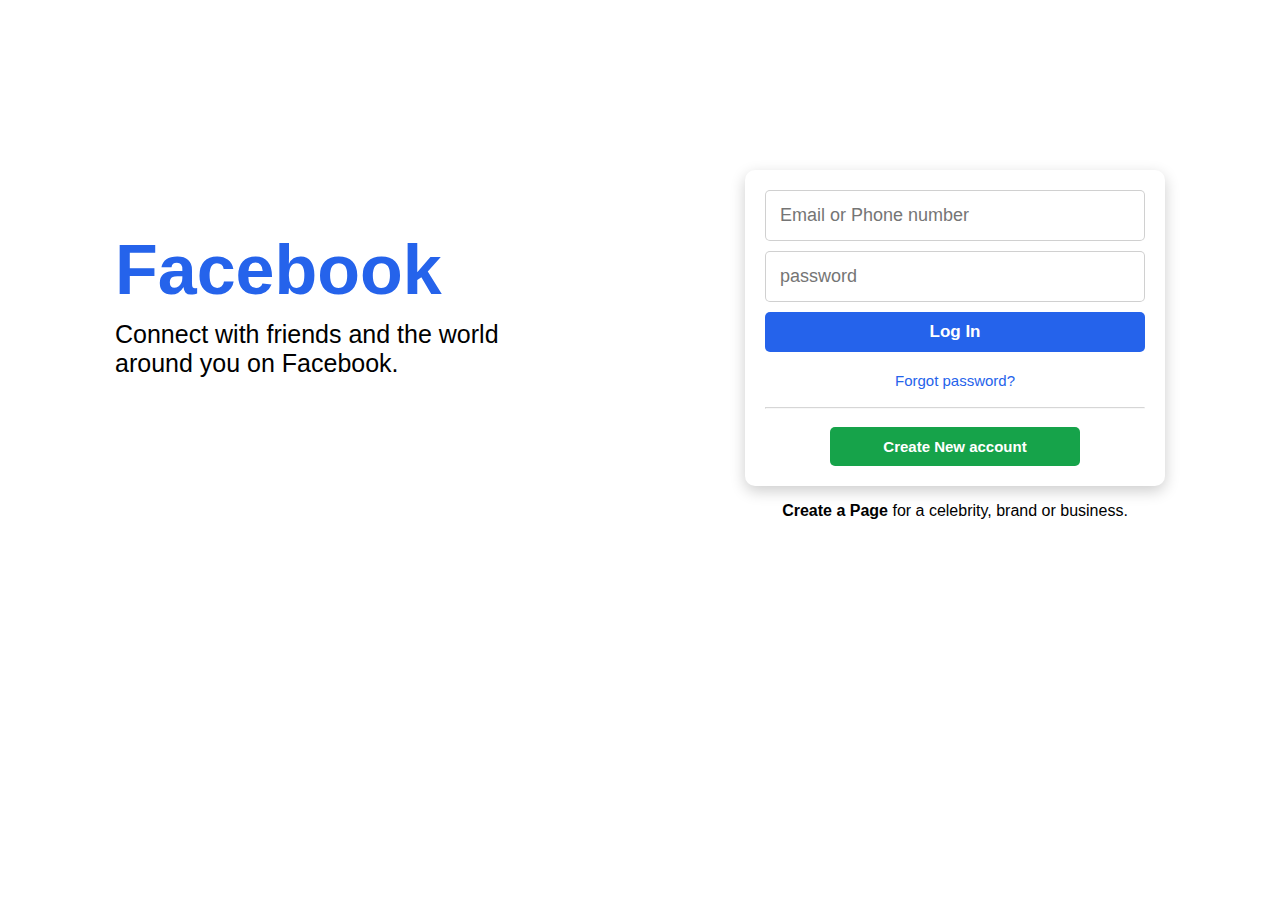
<file: index.html>
<!DOCTYPE html>
<html lang="en">

<head>
    <meta charset="UTF-8">
    <meta name="viewport" content="width=device-width, initial-scale=1.0">
    <link rel="stylesheet" href="style.css">
    <title>Facebook</title>
</head>
<style>
 
</style>
<body>
    <div class="main">
        <div class="text">
            <span><h1>Facebook</h1></span>
            <span>Connect with friends and the world around you on Facebook.</span>
        </div>
        <div class="form">
            <form action="">
                <input type="email" placeholder="Email or Phone number">
                <br>
                <input type="password" placeholder="password">
                <br>
                <button class="login">Log In</button>
                <br>
                <div><a href="">Forgot password?</a></div>
                <hr>
                <div class="button">
                    <button class="create">Create New account</button>
                </div>
            </form>
            <p style="text-align: center;"><strong>Create a Page</strong> for a celebrity, brand or business.</p>
        </div>

    </div>
</body>

</html>
</file>
<file: style.css>
body{
    margin: 0;
    padding: 0;
    font-family: Arial, Helvetica, sans-serif;
}

.main{
    display: flex;
    justify-content: space-around;
    margin-top: 170px;
}

.main .text{
    width: 400px;
    margin-top: 50px;
}

.main .text h1{
    font-size: 70px;
    margin: 10px auto;
    color: #2563eb;
}

.main .text span{
    font-size: 25px;
}

.main .form form{
    padding: 20px;
    box-shadow: 0px 5px 15px rgb(0, 0, 0, 0.2);
    border-radius: 10px;
} 

.main .form form input{
    width: 350px;
    margin-bottom: 10px;
    padding: 14px;
    font-size: 18px;
    border-radius: 5px;
    border: solid 1px rgba(185, 185, 185, 0.678);

}

.main .form form input:focus{
    outline: none;
    border: solid 1px #2563eb;
}

.main .form form .login{
    width: 100%;
    border: none;
    background-color: #2563eb;
    color: white;
    padding: 10px;
    border-radius: 5px;
    font-size: 17px;
    margin-bottom: 10px;
    font-weight: bold;
}

.main .form form div{
    display: flex;
    justify-content: center;
}

.main .form form a{
    text-decoration: none;
    color: #2563eb;
    padding: 10px;
    font-size: 15px;
}

.main .form hr{
    opacity: 40%;
}

.main .form form .create{
    width: 250px;
    padding: 10px;
    background-color: #16a34a;
    border: solid 1px transparent;
    color: white;
    font-weight: bold;
    font-size: 15px;
    border-radius: 5px;
    margin-top: 10px;
}
</file>
